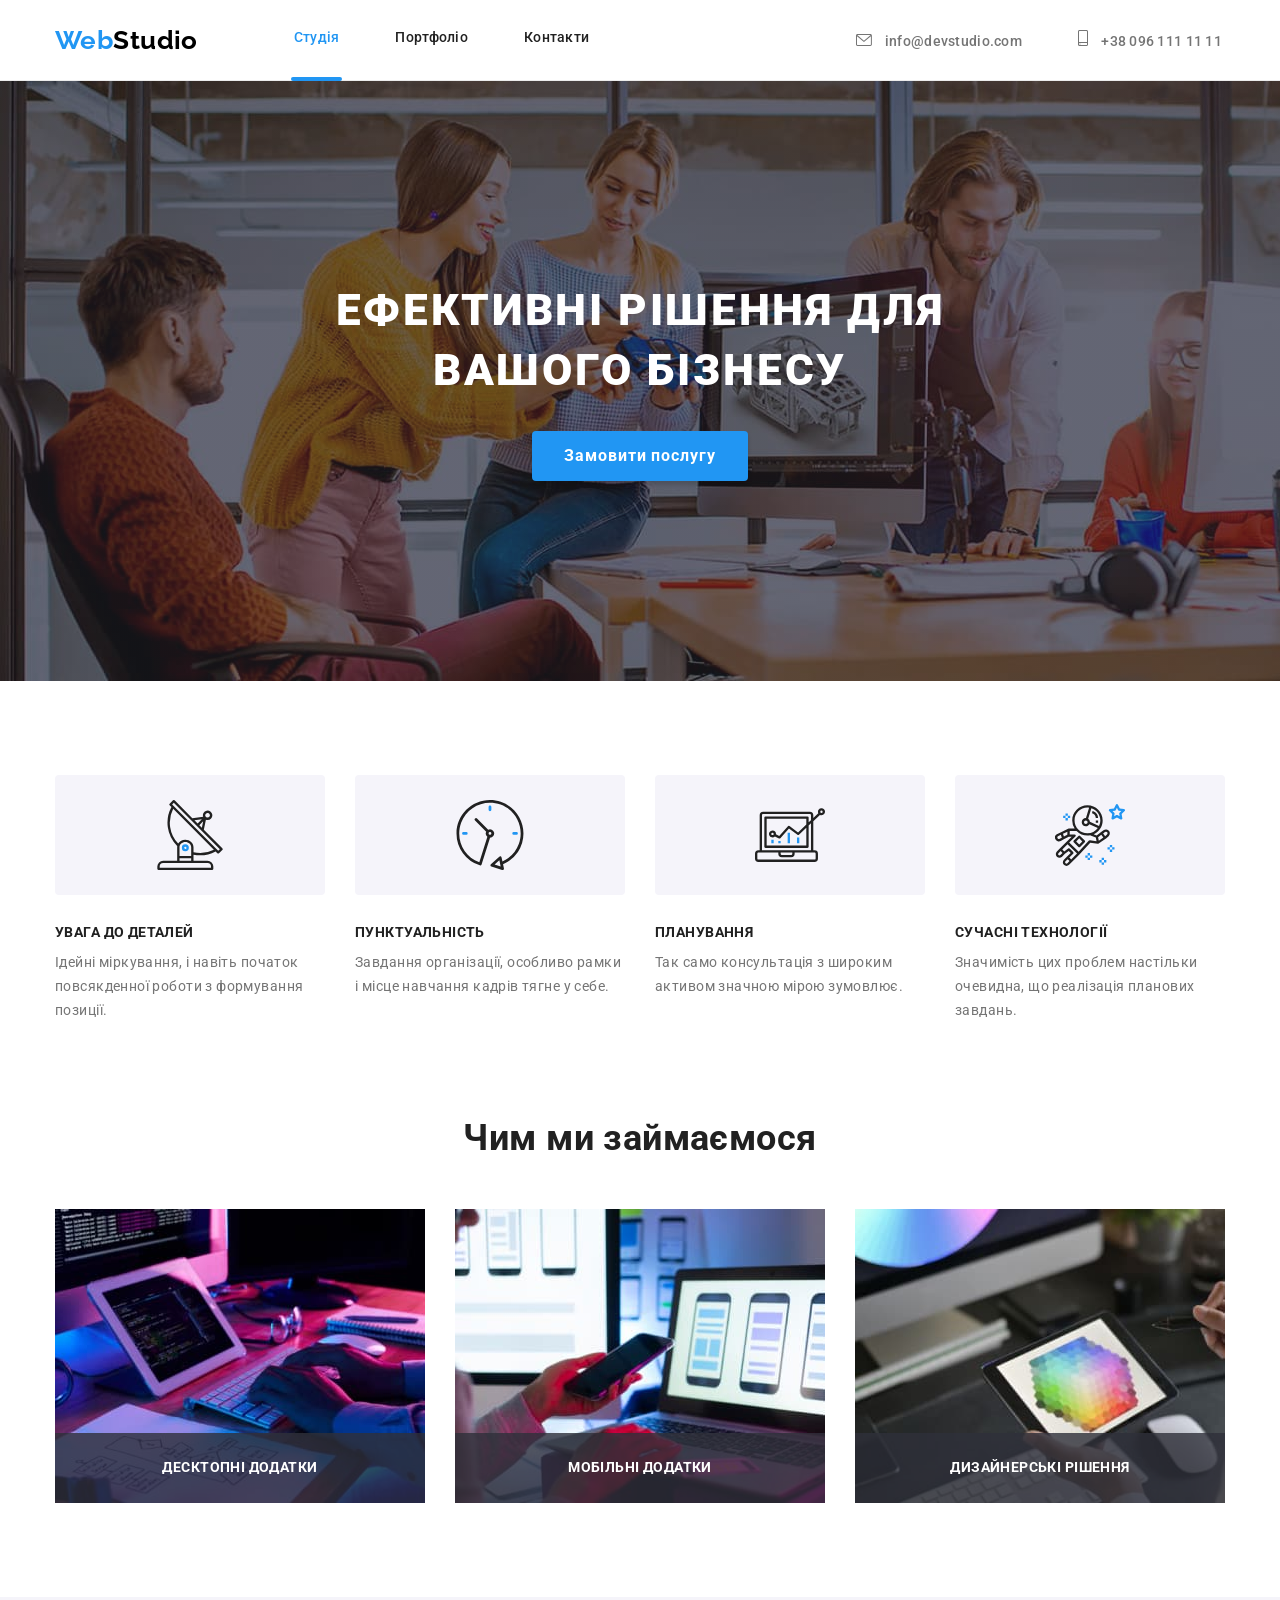
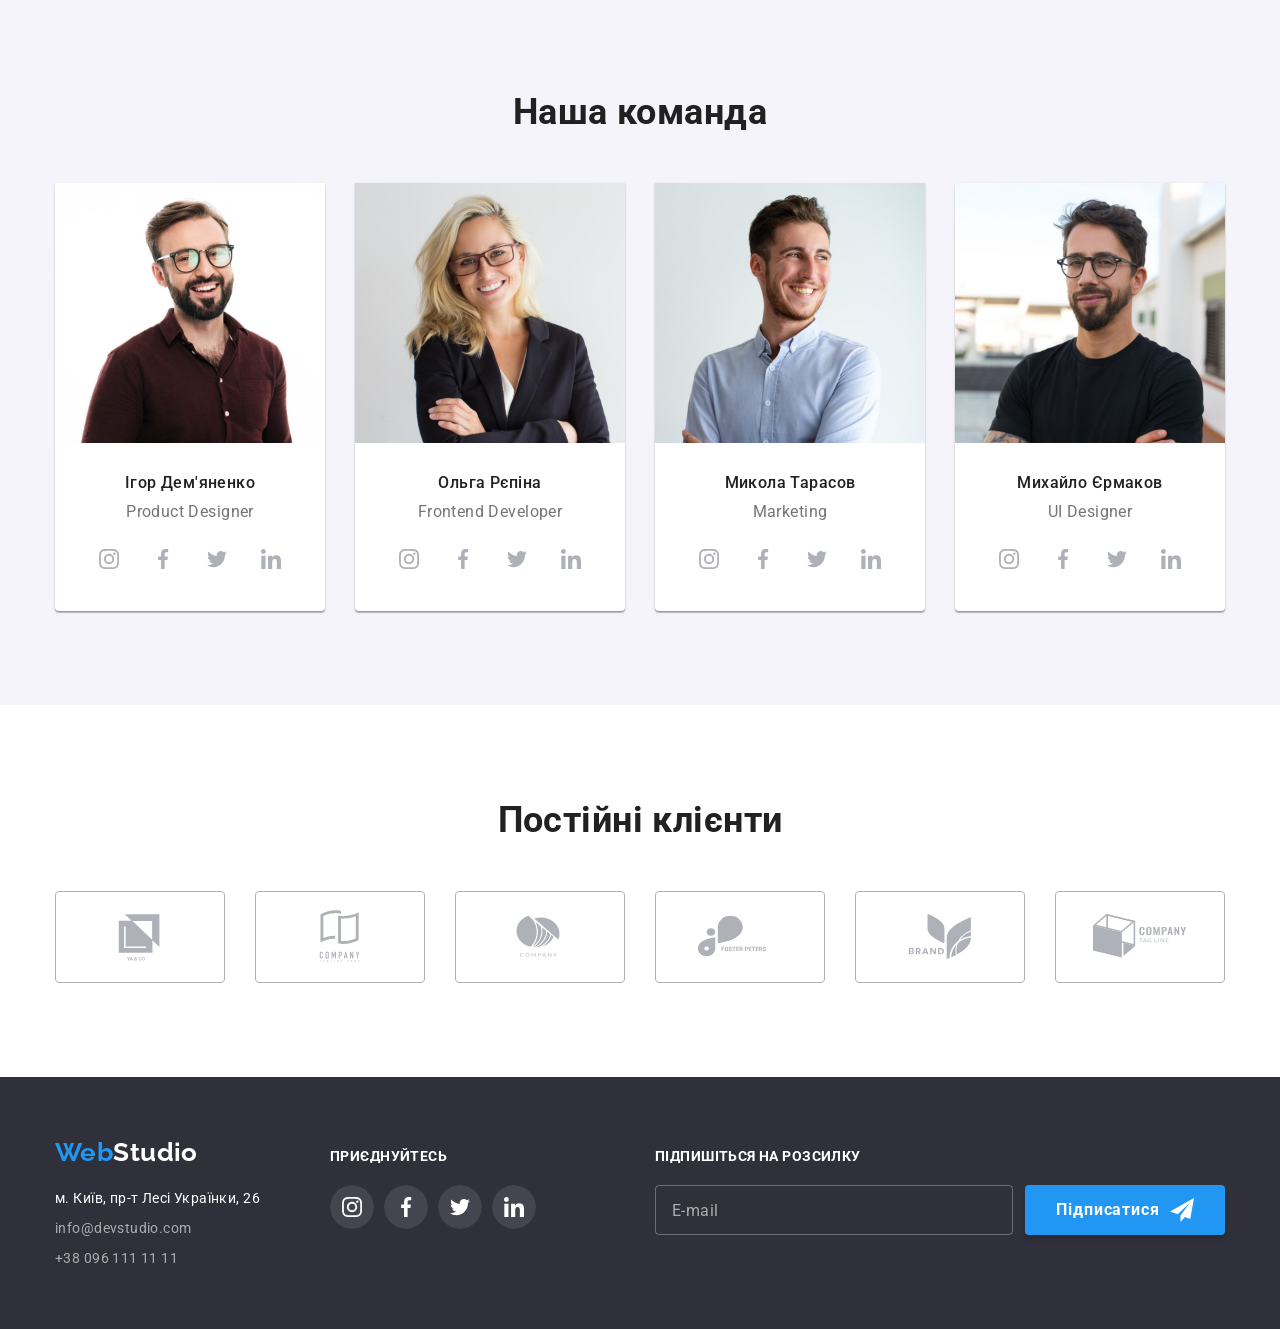
<file: index.html>
<!DOCTYPE html>
<html lang="uk">

<head>
  <meta charset="UTF-8" />
  <meta http-equiv="X-UA-Compatible" content="IE=edge" />
  <meta name="viewport" content="width=device-width, initial-scale=1.0" />
  <link rel="stylesheet" href="https://cdnjs.cloudflare.com/ajax/libs/modern-normalize/1.1.0/modern-normalize.min.css"
    integrity="sha512-wpPYUAdjBVSE4KJnH1VR1HeZfpl1ub8YT/NKx4PuQ5NmX2tKuGu6U/JRp5y+Y8XG2tV+wKQpNHVUX03MfMFn9Q=="
    crossorigin="anonymous" referrerpolicy="no-referrer" />
  <title>Студія</title>
  <link rel="preconnect" href="https://fonts.googleapis.com" />
  <link rel="preconnect" href="https://fonts.gstatic.com" crossorigin />
  <link href="https://fonts.googleapis.com/css2?family=Raleway:wght@700&family=Roboto:wght@400;500;700;900&display=swap"
    rel="stylesheet" />
  <link rel="stylesheet" href="css/style.css" />
</head>

<body>
  <!--header-->
  <header class="page-header">
    <div class="container header-wrapper">
      <nav class="header-nav">
        <a href="./index.html" class="logo logo-primary">
          <span class="accent">Web</span>Studio
        </a>
        <ul class="site-nav list">
          <li class="item">
            <a href="./index.html" class="link current"> Студія </a>
          </li>
          <li class="item">
            <a href="./portfolio.html" class="link"> Портфоліо </a>
          </li>
          <li class="item">
            <a href="#" class="link"> Контакти </a>
          </li>
        </ul>
      </nav>
      <ul class="contacts-list list">
        <li class="item">
          <a href="mailto:info@devstudio.com" class="link">
            <svg class="header-icon" width="16" height="12">
              <use href="./images/icons.svg#icon-envelope"></use>
            </svg>
            info@devstudio.com
          </a>
        </li>
        <li class="item">
          <a href="tel:+380961111111" class="link">
            <svg class="header-icon" width="10" height="16">
              <use href="./images/icons.svg#icon-smartphone"></use>
            </svg>
            +38 096 111 11 11
          </a>
        </li>
      </ul>
    </div>
  </header>
  <!--main-->
  <main>
    <!--hero section-->
    <section class="hero">
      <h1 class="hero-title">Ефективні рішення для вашого бізнесу</h1>
      <button type="button" class="button" data-modal-open>Замовити послугу</button>
    </section>
    <!--features section-->
    <section class="section">
      <div class="container">
        <h2 class="section-title hidden">Особливості</h2>
        <ul class="features-list list">
          <li class="item">
            <div class="icon-thumb">
              <svg class="features-icon" width="70" height="70">
                <use href="./images/icons.svg#icon-antenna"></use>
              </svg>
            </div>
            <h3 class="title">УВАГА ДО ДЕТАЛЕЙ</h3>
            <p class="subtitle">
              Ідейні міркування, і навіть початок повсякденної роботи з формування позиції.
            </p>
          </li>
          <li class="item">
            <div class="icon-thumb">
              <svg class="features-icon" width="70" height="70">
                <use href="./images/icons.svg#icon-clock"></use>
              </svg>
            </div>
            <h3 class="title">ПУНКТУАЛЬНІСТЬ</h3>
            <p class="subtitle">
              Завдання організації, особливо рамки і місце навчання кадрів тягне у себе.
            </p>
          </li>
          <li class="item">
            <div class="icon-thumb">
              <svg class="features-icon" width="70" height="70">
                <use href="./images/icons.svg#icon-diagram"></use>
              </svg>
            </div>
            <h3 class="title">ПЛАНУВАННЯ</h3>
            <p class="subtitle">
              Так само консультація з широким активом значною мірою зумовлює.
            </p>
          </li>
          <li class="item">
            <div class="icon-thumb">
              <svg class="features-icon" width="70" height="70">
                <use href="./images/icons.svg#icon-astronaut"></use>
              </svg>
            </div>
            <h3 class="title">СУЧАСНІ ТЕХНОЛОГІЇ</h3>
            <p class="subtitle">
              Значимість цих проблем настільки очевидна, що реалізація планових завдань.
            </p>
          </li>
        </ul>
      </div>
    </section>
    <!--working section-->
    <section class="section working">
      <div class="container">
        <h2 class="section-title">Чим ми займаємося</h2>
        <ul class="working-list list">
          <li class="item">
            <img class="img" src="./images/img-1.jpg" alt="робота за комп'ютером" width="370" height="294" />
            <h3 class="title">Десктопні додатки</h3>
          </li>
          <li class="item">
            <img class="img" src="./images/img-2.jpg" alt="робота з телефоном та ноутбуком" width="370" height="294" />
            <h3 class="title">Мобільні додатки</h3>
          </li>
          <li class="item">
            <img class="img" src="./images/img-3.jpg" alt="робота на планшеті" width="370" height="294" />
            <h3 class="title">Дизайнерські рішення</h3>
          </li>
        </ul>
      </div>
    </section>
    <!--our team section-->
    <section class="section our-team">
      <div class="container">
        <h2 class="section-title">Наша команда</h2>
        <ul class="team-list list">
          <li class="item">
            <img class="img" src="./images/teamcard-1.jpg" alt="Ігор Дем'яненко" width="270" height="260" />
            <div class="item-name">
              <h3 class="title">Ігор Дем'яненко</h3>
              <p class="subtitle">Product Designer</p>
              <ul class="social-network">
                <li class="icon-item">
                  <a class="link" href="#">
                    <svg class="icon" width="20" height="20">
                      <use href="./images/icons.svg#icon-instagram"></use>
                    </svg>
                  </a>
                </li>
                <li class="icon-item">
                  <a class="link" href="#">
                    <svg class="icon" width="20" height="20">
                      <use href="./images/icons.svg#icon-facebook"></use>
                    </svg>
                  </a>
                </li>
                <li class="icon-item">
                  <a class="link" href="#">
                    <svg class="icon" width="20" height="20">
                      <use href="./images/icons.svg#icon-twitter"></use>
                    </svg>
                  </a>
                </li>
                <li class="icon-item">
                  <a class="link" href="#">
                    <svg class="icon" width="20" height="20">
                      <use href="./images/icons.svg#icon-linkedin"></use>
                    </svg>
                  </a>
                </li>
              </ul>
            </div>
          </li>
          <li class="item">
            <img class="img" src="./images/teamcard-2.jpg" alt="Ольга Рєпіна" width="270" height="260" />
            <div class="item-name">
              <h3 class="title">Ольга Рєпіна</h3>
              <p class="subtitle">Frontend Developer</p>
              <ul class="social-network">
                <li class="icon-item">
                  <a class="link" href="#">
                    <svg class="icon" width="20" height="20">
                      <use href="./images/icons.svg#icon-instagram"></use>
                    </svg>
                  </a>
                </li>
                <li class="icon-item">
                  <a class="link" href="#">
                    <svg class="icon" width="20" height="20">
                      <use href="./images/icons.svg#icon-facebook"></use>
                    </svg>
                  </a>
                </li>
                <li class="icon-item">
                  <a class="link" href="#">
                    <svg class="icon" width="20" height="20">
                      <use href="./images/icons.svg#icon-twitter"></use>
                    </svg>
                  </a>
                </li>
                <li class="icon-item">
                  <a class="link" href="#">
                    <svg class="icon" width="20" height="20">
                      <use href="./images/icons.svg#icon-linkedin"></use>
                    </svg>
                  </a>
                </li>
              </ul>
            </div>
          </li>
          <li class="item">
            <img class="img" src="./images/teamcard-3.jpg" alt="Микола Тарасов" width="270" height="260" />
            <div class="item-name">
              <h3 class="title">Микола Тарасов</h3>
              <p class="subtitle">Marketing</p>
              <ul class="social-network">
                <li class="icon-item">
                  <a class="link" href="#">
                    <svg class="icon" width="20" height="20">
                      <use href="./images/icons.svg#icon-instagram"></use>
                    </svg>
                  </a>
                </li>
                <li class="icon-item">
                  <a class="link" href="#">
                    <svg class="icon" width="20" height="20">
                      <use href="./images/icons.svg#icon-facebook"></use>
                    </svg>
                  </a>
                </li>
                <li class="icon-item">
                  <a class="link" href="#">
                    <svg class="icon" width="20" height="20">
                      <use href="./images/icons.svg#icon-twitter"></use>
                    </svg>
                  </a>
                </li>
                <li class="icon-item">
                  <a class="link" href="#">
                    <svg class="icon" width="20" height="20">
                      <use href="./images/icons.svg#icon-linkedin"></use>
                    </svg>
                  </a>
                </li>
              </ul>
            </div>
          </li>
          <li class="item">
            <img class="img" src="./images/teamcard-4.jpg" alt="Михайло Єрмаков" width="270" height="260" />
            <div class="item-name">
              <h3 class="title">Михайло Єрмаков</h3>
              <p class="subtitle">UI Designer</p>
              <ul class="social-network">
                <li class="icon-item">
                  <a class="link" href="#">
                    <svg class="icon" width="20" height="20">
                      <use href="./images/icons.svg#icon-instagram"></use>
                    </svg>
                  </a>
                </li>
                <li class="icon-item">
                  <a class="link" href="#">
                    <svg class="icon" width="20" height="20">
                      <use href="./images/icons.svg#icon-facebook"></use>
                    </svg>
                  </a>
                </li>
                <li class="icon-item">
                  <a class="link" href="#">
                    <svg class="icon" width="20" height="20">
                      <use href="./images/icons.svg#icon-twitter"></use>
                    </svg>
                  </a>
                </li>
                <li class="icon-item">
                  <a class="link" href="#">
                    <svg class="icon" width="20" height="20">
                      <use href="./images/icons.svg#icon-linkedin"></use>
                    </svg>
                  </a>
                </li>
              </ul>
            </div>
          </li>
        </ul>
      </div>
    </section>
    <!-- our clients section -->
    <section class="section clients">
      <div class="container">
        <h2 class="section-title">Постійні клієнти</h2>
        <ul class="clients-list">
          <li class="item">
            <a class="link" href="#">
              <svg class="icon" width="106" height="60">
                <use href="./images/icons.svg#icon-client01"></use>
              </svg>
            </a>
          </li>
          <li class="item">
            <a class="link" href="#">
              <svg class="icon" width="106" height="60">
                <use href="./images/icons.svg#icon-client02"></use>
              </svg>
            </a>
          </li>
          <li class="item">
            <a class="link" href="#">
              <svg class="icon" width="106" height="60">
                <use href="./images/icons.svg#icon-client03"></use>
              </svg>
            </a>
          </li>
          <li class="item">
            <a class="link" href="#">
              <svg class="icon" width="106" height="60">
                <use href="./images/icons.svg#icon-client04"></use>
              </svg>
            </a>
          </li>
          <li class="item">
            <a class="link" href="#">
              <svg class="icon" width="106" height="60">
                <use href="./images/icons.svg#icon-client05"></use>
              </svg>
            </a>
          </li>
          <li class="item">
            <a class="link" href="#">
              <svg class="icon" width="106" height="60">
                <use href="./images/icons.svg#icon-client06"></use>
              </svg>
            </a>
          </li>
        </ul>
      </div>
    </section>
  </main>
  <!--footer-->
  <footer class="footer">
    <div class="container footer-wrap">
      <div class="address-info">
        <a href="./index.html" class="logo logo-secondary"><span class="accent">Web</span>Studio
        </a>
        <address class="address">м. Київ, пр-т Лесі Українки, 26</address>
        <ul class="footer-list list">
          <li class="item">
            <a href="mailto:info@devstudio.com" class="link"> info@devstudio.com </a>
          </li>
          <li class="item">
            <a href="tel:+380961111111" class="link"> +38 096 111 11 11 </a>
          </li>
        </ul>
      </div>
      <div class="join-in-block">
        <p class="join-in-title">приєднуйтесь</p>
        <ul class="icons-list">
          <li class="item">
            <a class="link" href="#">
              <svg class="icon" width="20" height="20">
                <use href="./images/icons.svg#icon-instagram"></use>
              </svg>
            </a>
          </li>
          <li class="item">
            <a class="link" href="#">
              <svg class="icon" width="20" height="20">
                <use href="./images/icons.svg#icon-facebook"></use>
              </svg>
            </a>
          </li>
          <li class="item">
            <a class="link" href="#">
              <svg class="icon" width="20" height="20">
                <use href="./images/icons.svg#icon-twitter"></use>
              </svg>
            </a>
          </li>
          <li class="item">
            <a class="link" href="#">
              <svg class="icon" width="20" height="20">
                <use href="./images/icons.svg#icon-linkedin"></use>
              </svg>
            </a>
          </li>
        </ul>
      </div>
      <div class="sign-up-block">
        <p class="sign-up-title">Підпишіться на розсилку</p>
        <form class="sign-up-form" action="#">
          <label class="sign-up-label">
            <input class="sign-up-input" type="text" name="sign-up-email" placeholder="E-mail" /></label>
          <button class="sign-up-btn" type="submit">
            <span>Підписатися</span>
            <svg class="sign-up-icon" width="24" height="24">
              <use href="./images/icons.svg#icon-send"></use>
            </svg>
          </button>
        </form>
      </div>
    </div>
  </footer>
  <!-- backdrop -->
  <div class="backdrop is-hidden" data-modal>
    <div class="modal">
      <button class="modal-btn" data-modal-close>
        <svg class="icon" width="32" height="32">
          <use href="./images/icons.svg#icon-close"></use>
        </svg>
      </button>
      <p class="modal-title">Залиште свої дані, ми вам передзвонимо</p>
      <form action="#" class="modal-form">
        <label class="input-label" for="user-name">Ім'я</label>
        <div class="modal-input-wrap">
          <input class="modal-input" type="text" name="user-name" id="user-name" required />
          <svg class="modal-input-icon" width="18" height="18">
            <use href="./images/icons.svg#icon-person"></use>
          </svg>
        </div>
        <label class="input-label" for="user-tel">Телефон</label>
        <div class="modal-input-wrap">
          <input class="modal-input" type="tel" name="user-tel" id="user-tel" required />
          <svg class="modal-input-icon" width="18" height="18">
            <use href="./images/icons.svg#icon-phone"></use>
          </svg>
        </div>
        <label class="input-label" for="user-email">Пошта</label>
        <div class="modal-input-wrap">
          <input class="modal-input" type="email" name="user-email" id="user-email" required />
          <svg class="modal-input-icon" width="18" height="18">
            <use href="./images/icons.svg#icon-email"></use>
          </svg>
        </div>
        <label class="input-label" for="feedback">Коментар</label>
        <textarea class="modal-textarea" name="user-feedback" id="feedback" placeholder="Введіть текст"></textarea>
        <label class="checkbox-label">
          <input type="checkbox" class="form-checkbox" name="form-checkbox">
          <span class="checkbox-icon"></span>
          <span class="checkbox-text">Погоджуюся з розсилкою та приймаю</span>
          <a class="checkbox-link" href="#">Умови договору</a>
        </label>
        <button class="modal-form-btn" type="submit">Відправити</button>
      </form>
    </div>
  </div>
  <!-- modal script -->
  <script src="./js/modal.js"></script>
</body>

</html>
</file>
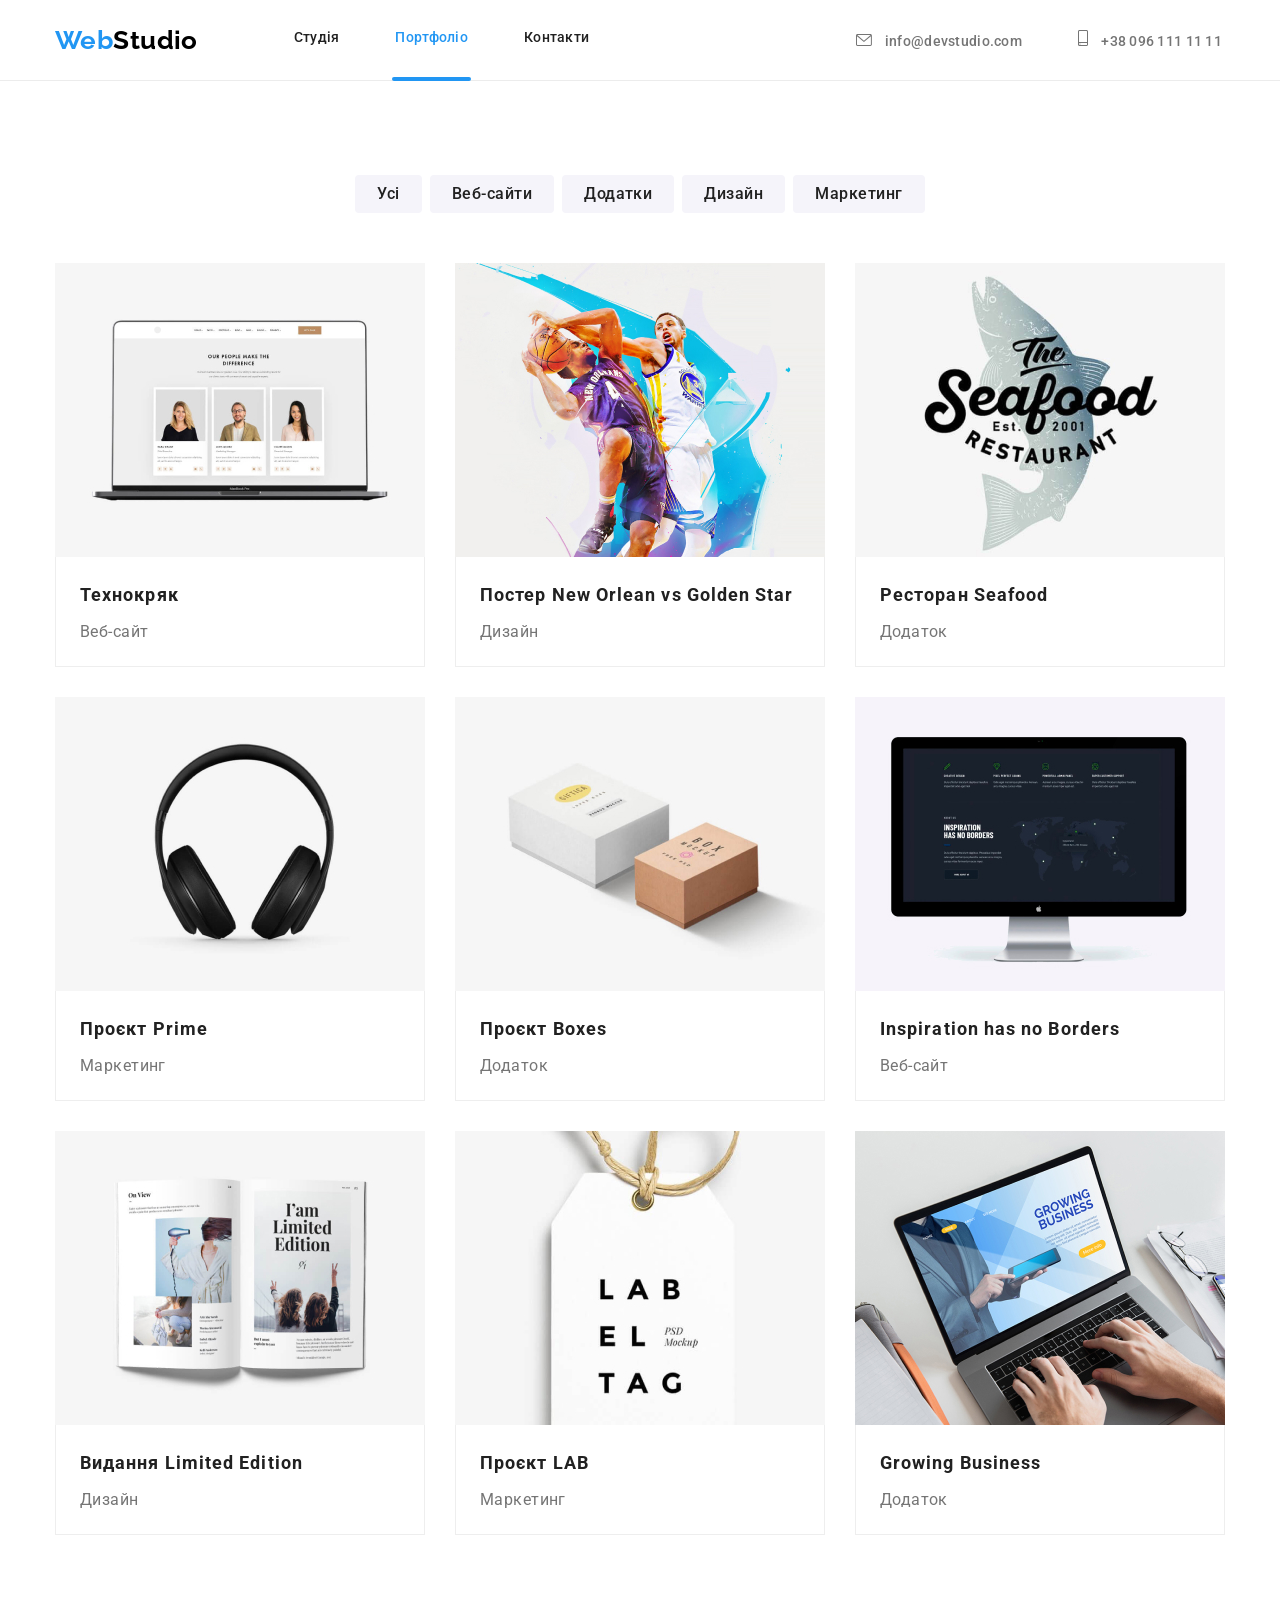
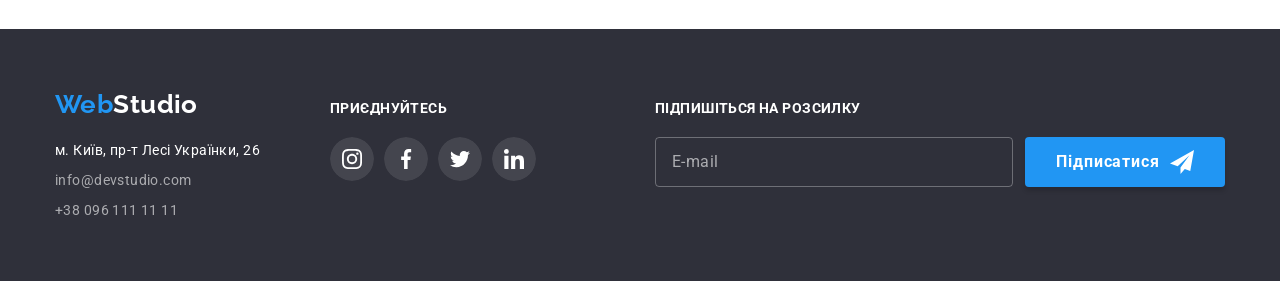
<file: portfolio.html>
<!DOCTYPE html>
<html lang="uk">
  <head>
    <meta charset="UTF-8" />
    <meta http-equiv="X-UA-Compatible" content="IE=edge" />
    <meta name="viewport" content="width=device-width, initial-scale=1.0" />
    <link
      rel="stylesheet"
      href="https://cdnjs.cloudflare.com/ajax/libs/modern-normalize/1.1.0/modern-normalize.min.css"
      integrity="sha512-wpPYUAdjBVSE4KJnH1VR1HeZfpl1ub8YT/NKx4PuQ5NmX2tKuGu6U/JRp5y+Y8XG2tV+wKQpNHVUX03MfMFn9Q=="
      crossorigin="anonymous"
      referrerpolicy="no-referrer"
    />
    <title>Портфоліо</title>
    <link rel="preconnect" href="https://fonts.googleapis.com" />
    <link rel="preconnect" href="https://fonts.gstatic.com" crossorigin />
    <link
      href="https://fonts.googleapis.com/css2?family=Raleway:wght@700&family=Roboto:wght@400;500;700;900&display=swap"
      rel="stylesheet"
    />
    <link rel="stylesheet" href="css/style.css" />
  </head>

  <body>
    <!--header-->
    <header class="page-header">
      <div class="container header-wrapper">
        <nav class="header-nav">
          <a href="./index.html" class="logo logo-primary">
            <span class="accent">Web</span>Studio
          </a>
          <ul class="site-nav list">
            <li class="item">
              <a href="./index.html" class="link"> Студія </a>
            </li>
            <li class="item">
              <a href="./portfolio.html" class="link current"> Портфоліо </a>
            </li>
            <li class="item">
              <a href="#" class="link"> Контакти </a>
            </li>
          </ul>
        </nav>
        <ul class="contacts-list list">
          <li class="item">
            <a href="mailto:info@devstudio.com" class="link">
              <svg class="header-icon" width="16" height="12">
                <use href="./images/icons.svg#icon-envelope"></use>
              </svg>
              info@devstudio.com
            </a>
          </li>
          <li class="item">
            <a href="tel:+380961111111" class="link">
              <svg class="header-icon" width="10" height="16">
                <use href="./images/icons.svg#icon-smartphone"></use>
              </svg>
              +38 096 111 11 11
            </a>
          </li>
        </ul>
      </div>
    </header>
    <!--main-->
    <main>
      <!-- portfolio section -->
      <section class="section portfolio">
        <div class="container">
          <h1 class="portfolio-title hidden">Портфоліо</h1>
          <ul class="portfolio-filter list">
            <li class="item">
              <button type="button" class="radio-btn">Усі</button>
            </li>
            <li class="item">
              <button type="button" class="radio-btn">Веб-сайти</button>
            </li>
            <li class="item">
              <button type="button" class="radio-btn">Додатки</button>
            </li>
            <li class="item">
              <button type="button" class="radio-btn">Дизайн</button>
            </li>
            <li class="item">
              <button type="button" class="radio-btn">Маркетинг</button>
            </li>
          </ul>
          <ul class="portfolio-list list">
            <li class="item">
              <a href="#" class="link">
                <div class="img-thumb">
                  <img
                    class="img"
                    src="./images/portfolio-1.jpg"
                    alt="Монітор з інформаційними картками"
                    width="370"
                    height="294"
                  />
                  <p class="text">
                    Ресурс пропонує комплексні пропозиції з різним рівнем функціоналу та сервісів.
                    Все це дозволить відвідувачу отримати вичерпні відомості про компанію чи
                    приватну особу.
                  </p>
                </div>
                <div class="title-thumb">
                  <h2 class="title">Технокряк</h2>
                  <p class="subtitle">Веб-сайт</p>
                </div>
              </a>
            </li>
            <li class="item">
              <a href="#" class="link">
                <div class="img-thumb">
                  <img
                    class="img"
                    src="./images/portfolio-2.jpg"
                    alt="Постер баскетбольних команд New Orlean vs Golden Star"
                    width="370"
                    height="294"
                  />
                  <p class="text">
                    Ресурс пропонує комплексні пропозиції з різним рівнем функціоналу та сервісів.
                    Все це дозволить відвідувачу отримати вичерпні відомості про компанію чи
                    приватну особу.
                  </p>
                </div>
                <div class="title-thumb">
                  <h2 class="title">Постер New Orlean vs Golden Star</h2>
                  <p class="subtitle">Дизайн</p>
                </div>
              </a>
            </li>
            <li class="item">
              <a href="#" class="link">
                <div class="img-thumb">
                  <img
                    class="img"
                    src="./images/portfolio-3.jpg"
                    alt="Логотип ресторану Seafood"
                    width="370"
                    height="294"
                  />
                  <p class="text">
                    Ресурс пропонує комплексні пропозиції з різним рівнем функціоналу та сервісів.
                    Все це дозволить відвідувачу отримати вичерпні відомості про компанію чи
                    приватну особу.
                  </p>
                </div>
                <div class="title-thumb">
                  <h2 class="title">Ресторан Seafood</h2>
                  <p class="subtitle">Додаток</p>
                </div>
              </a>
            </li>
            <li class="item">
              <a href="#" class="link">
                <div class="img-thumb">
                  <img
                    class="img"
                    src="./images/portfolio-4.jpg"
                    alt="Навушники Prime"
                    width="370"
                    height="294"
                  />
                  <p class="text">
                    Ресурс пропонує комплексні пропозиції з різним рівнем функціоналу та сервісів.
                    Все це дозволить відвідувачу отримати вичерпні відомості про компанію чи
                    приватну особу.
                  </p>
                </div>
                <div class="title-thumb">
                  <h2 class="title">Проєкт Prime</h2>
                  <p class="subtitle">Маркетинг</p>
                </div>
              </a>
            </li>
            <li class="item">
              <a href="#" class="link">
                <div class="img-thumb">
                  <img
                    class="img"
                    src="./images/portfolio-5.jpg"
                    alt="Проєкт Boxes"
                    width="370"
                    height="294"
                  />
                  <p class="text">
                    Ресурс пропонує комплексні пропозиції з різним рівнем функціоналу та сервісів.
                    Все це дозволить відвідувачу отримати вичерпні відомості про компанію чи
                    приватну особу.
                  </p>
                </div>
                <div class="title-thumb">
                  <h2 class="title">Проєкт Boxes</h2>
                  <p class="subtitle">Додаток</p>
                </div>
              </a>
            </li>
            <li class="item">
              <a href="#" class="link">
                <div class="img-thumb">
                  <img
                    class="img"
                    src="./images/portfolio-6.jpg"
                    alt="Монітор із сторінкою веб-сайту"
                    width="370"
                    height="294"
                  />
                  <p class="text">
                    Ресурс пропонує комплексні пропозиції з різним рівнем функціоналу та сервісів.
                    Все це дозволить відвідувачу отримати вичерпні відомості про компанію чи
                    приватну особу.
                  </p>
                </div>
                <div class="title-thumb">
                  <h2 class="title">Inspiration has no Borders</h2>
                  <p class="subtitle">Веб-сайт</p>
                </div>
              </a>
            </li>
            <li class="item">
              <a href="#" class="link">
                <div class="img-thumb">
                  <img
                    class="img"
                    src="./images/portfolio-7.jpg"
                    alt="Видання Limited Edition"
                    width="370"
                    height="294"
                  />
                  <p class="text">
                    Ресурс пропонує комплексні пропозиції з різним рівнем функціоналу та сервісів.
                    Все це дозволить відвідувачу отримати вичерпні відомості про компанію чи
                    приватну особу.
                  </p>
                </div>
                <div class="title-thumb">
                  <h2 class="title">Видання Limited Edition</h2>
                  <p class="subtitle">Дизайн</p>
                </div>
              </a>
            </li>
            <li class="item">
              <a href="#" class="link">
                <div class="img-thumb">
                  <img
                    class="img"
                    src="./images/portfolio-8.jpg"
                    alt="Проєкт LAB"
                    width="370"
                    height="294"
                  />
                  <p class="text">
                    Ресурс пропонує комплексні пропозиції з різним рівнем функціоналу та сервісів.
                    Все це дозволить відвідувачу отримати вичерпні відомості про компанію чи
                    приватну особу.
                  </p>
                </div>
                <div class="title-thumb">
                  <h2 class="title">Проєкт LAB</h2>
                  <p class="subtitle">Маркетинг</p>
                </div>
              </a>
            </li>
            <li class="item">
              <a href="#" class="link">
                <div class="img-thumb">
                  <img
                    class="img"
                    src="./images/portfolio-9.jpg"
                    alt="Монітор із додатком Growing Business"
                    width="370"
                    height="294"
                  />
                  <p class="text">
                    Ресурс пропонує комплексні пропозиції з різним рівнем функціоналу та сервісів.
                    Все це дозволить відвідувачу отримати вичерпні відомості про компанію чи
                    приватну особу.
                  </p>
                </div>
                <div class="title-thumb">
                  <h2 class="title">Growing Business</h2>
                  <p class="subtitle">Додаток</p>
                </div>
              </a>
            </li>
          </ul>
        </div>
      </section>
    </main>
    <!--footer-->
    <footer class="footer">
      <div class="container footer-wrap">
        <div class="address-info">
          <a href="./index.html" class="logo logo-secondary"
            ><span class="accent">Web</span>Studio
          </a>
          <address class="address">м. Київ, пр-т Лесі Українки, 26</address>
          <ul class="footer-list list">
            <li class="item">
              <a href="mailto:info@devstudio.com" class="link"> info@devstudio.com </a>
            </li>
            <li class="item">
              <a href="tel:+380961111111" class="link"> +38 096 111 11 11 </a>
            </li>
          </ul>
        </div>
        <div class="join-in-block">
          <p class="join-in-title">приєднуйтесь</p>
          <ul class="icons-list">
            <li class="item">
              <a class="link" href="#">
                <svg class="icon" width="20" height="20">
                  <use href="./images/icons.svg#icon-instagram"></use>
                </svg>
              </a>
            </li>
            <li class="item">
              <a class="link" href="#">
                <svg class="icon" width="20" height="20">
                  <use href="./images/icons.svg#icon-facebook"></use>
                </svg>
              </a>
            </li>
            <li class="item">
              <a class="link" href="#">
                <svg class="icon" width="20" height="20">
                  <use href="./images/icons.svg#icon-twitter"></use>
                </svg>
              </a>
            </li>
            <li class="item">
              <a class="link" href="#">
                <svg class="icon" width="20" height="20">
                  <use href="./images/icons.svg#icon-linkedin"></use>
                </svg>
              </a>
            </li>
          </ul>
        </div>
        <div class="sign-up-block">
          <p class="sign-up-title">Підпишіться на розсилку</p>
          <form class="sign-up-form" action="#">
            <label class="sign-up-label">
              <input class="sign-up-input" type="text" name="sign-up-email" placeholder="E-mail"
            /></label>
            <button class="sign-up-btn" type="submit">
              <span>Підписатися</span>
              <svg class="sign-up-icon" width="24" height="24">
                <use href="./images/icons.svg#icon-send"></use>
              </svg>
            </button>
          </form>
        </div>
      </div>
    </footer>
  </body>
</html>
</file>
<file: css/style.css>
/* --------------------------------------------general styles */
:root {
  --primary-text-color: #757575;
  --secondary-text-color: #212121;
  --logo-text-color: #000000;
  --accent-text-color: #2196f3;
  --white-color: #ffffff;
  --primary-background-color: #2f303a;
  --secondary-background-color: #f5f4fa;
  --address-link-color: rgba(255, 255, 255, 0.6);
  --border-line-color: #ececec;
  --border-item-color: #eeeeee;
  --bg-color: #c4c4c4;
  --icon-color: #afb1b8;
}

body {
  font-family: 'Roboto', sans-serif;
  font-size: 14px;
  letter-spacing: 0.03em;

  color: var(--primary-text-color);
  background-color: var(--white-color);
}

h1,
h2,
h3,
h4,
h5,
h6,
p,
ul {
  margin: 0;
  padding: 0;
}

/* --------------------------------------------utilities */

.container {
  width: 1200px;
  padding: 0 15px;
  margin: 0 auto;
}

.section {
  padding: 94px 0;
}

.section-title {
  color: var(--secondary-text-color);

  font-size: 36px;
  line-height: 1.17;
  text-align: center;
}

.link {
  text-decoration: none;
}

.list {
  list-style: none;
}

.hidden {
  position: absolute;
  clip: rect(0 0 0 0);
  width: 1px;
  height: 1px;
  margin: -1px;
}

/* --------------------------------------------logo */

.logo {
  font-family: 'Raleway', sans-serif;
  font-weight: 700;
  font-size: 26px;
  line-height: 1.19;
  text-decoration: none;
}

.logo .accent {
  color: var(--accent-text-color);
}

.logo-primary {
  margin-right: 93px;

  color: var(--logo-text-color);
}

.logo-secondary {
  display: inline-block;
  margin-bottom: 20px;

  color: var(--white-color);
}

/* --------------------------------------------header */

.page-header {
  border-bottom: 1px solid var(--border-line-color);
}

.page-header .link {
  display: block;
  padding: 30px 3px;
  height: 100%;
}

.header-wrapper {
  display: flex;
  justify-content: space-between;
}

.header-nav {
  display: flex;
}

.header-nav .logo {
  align-self: center;
}

.site-nav {
  display: flex;
}

.site-nav .item:not(:last-child) {
  margin-right: 50px;
}

.site-nav .link {
  font-weight: 500;
  line-height: 1.14;
  letter-spacing: 0.02em;

  color: var(--secondary-text-color);

  transition: color 250ms cubic-bezier(0.4, 0, 0.2, 1);
}

.site-nav .link:hover,
.site-nav .link:focus {
  color: var(--accent-text-color);
}

.site-nav .current {
  position: relative;
  color: var(--accent-text-color);
}

.site-nav .current::after {
  content: '';
  position: absolute;
  left: 0;
  bottom: -1px;

  width: 100%;
  height: 4px;
  border-radius: 2px;
  background-color: var(--accent-text-color);
}

.contacts-list {
  display: flex;
  align-items: baseline;
}

.contacts-list .item:not(:first-child) {
  margin-left: 50px;
}

.contacts-list .link {
  font-weight: 500;
  line-height: 1.14;
  letter-spacing: 0.02em;

  color: var(--primary-text-color);
}

.contacts-list .link:hover,
.contacts-list .link:focus {
  color: var(--accent-text-color);
}

.contacts-list .header-icon {
  margin-right: 10px;
  fill: currentColor;
}

/* --------------------------------------------hero section */

.hero {
  padding: 200px 0;
  max-width: 1600px;
  height: 600px;
  margin-left: auto;
  margin-right: auto;

  background-color: var(--bg-color);
  background-image: linear-gradient(to right, rgba(47, 48, 58, 0.4), rgba(47, 48, 58, 0.4)),
    url(../images/hero.jpg);
}

.hero-title {
  max-width: 696px;
  margin-bottom: 30px;
  margin-left: auto;
  margin-right: auto;

  font-weight: 900;
  font-size: 44px;
  line-height: 1.36;
  text-align: center;
  letter-spacing: 0.06em;
  text-transform: uppercase;

  color: var(--white-color);
}

.button {
  display: block;
  margin: 0 auto;
  padding: 10px 32px;
  box-shadow: 0px 4px 4px rgba(0, 0, 0, 0.15);
  border-radius: 4px;
  border: none;
  cursor: pointer;

  font-family: 'Roboto', sans-serif;
  font-weight: 700;
  font-size: 16px;
  line-height: 1.88;
  letter-spacing: 0.06em;

  color: var(--white-color);
  background-color: var(--accent-text-color);
}

/* --------------------------------------------features section */

.features-list {
  display: flex;
  gap: 30px;
}

.icon-thumb {
  height: 120px;
  margin-bottom: 30px;
  border-radius: 4px;
  display: flex;
  justify-content: center;
  align-items: center;

  background: var(--secondary-background-color);
}

.features-list .item {
  width: calc((100% - 90px) / 4);
}

.features-list .title {
  margin-bottom: 10px;

  font-weight: 700;
  font-size: 14px;
  line-height: 1.14;
  text-transform: uppercase;

  color: var(--secondary-text-color);
}

.features-list .subtitle {
  line-height: 1.71;
}

/* --------------------------------------------working section */

.working {
  padding-top: 0;
}

.working .section-title {
  margin-bottom: 50px;
}

.working-list {
  display: flex;
  justify-content: space-between;
}

.working-list .img {
  display: block;
}

.working .item {
  position: relative;
}

.working .title {
  position: absolute;
  left: 0;
  bottom: 0;
  width: 100%;

  padding-top: 27px;
  padding-bottom: 27px;
  background: rgba(47, 48, 58, 0.8);

  font-size: 14px;
  line-height: 1.14;
  text-align: center;
  letter-spacing: 0.03em;
  text-transform: uppercase;

  color: var(--white-color);
}

/* --------------------------------------------our team */

.our-team {
  background-color: var(--secondary-background-color);
}

.our-team .section-title {
  margin-bottom: 50px;
}

.team-list {
  display: flex;
  gap: 30px;
}

.team-list .item {
  width: calc((100% - 90px) / 4);
  border-radius: 0px 0px 4px 4px;

  background: var(--white-color);
  box-shadow: 0px 1px 3px rgba(0, 0, 0, 0.12), 0px 1px 1px rgba(0, 0, 0, 0.14),
    0px 2px 1px rgba(0, 0, 0, 0.2);
}

.team-list .img {
  display: block;
}

.team-list .item-name {
  padding: 30px 32px;
}

.team-list .title {
  margin-bottom: 10px;

  font-weight: 500;
  font-size: 16px;
  line-height: 1.19;
  text-align: center;

  color: var(--secondary-text-color);
}

.team-list .subtitle {
  margin-bottom: 16px;

  font-size: 16px;
  line-height: 1.19;
  text-align: center;
}

.social-network {
  display: flex;
  gap: 10px;
  list-style: none;
  color: var(--icon-color);
}

.social-network .icon-item {
  width: 44px;
  height: 44px;
}

.social-network .link {
  display: flex;
  justify-content: center;
  align-items: center;
  width: 100%;
  height: 100%;
  border-radius: 50%;

  color: var(--icon-color);

  transition: background-color 250ms cubic-bezier(0.4, 0, 0.2, 1),
    color 250ms cubic-bezier(0.4, 0, 0.2, 1);
}

.social-network .link:hover,
.social-network .link:focus {
  border-radius: 50%;

  background-color: var(--accent-text-color);
  color: var(--white-color);
}

.social-network .icon {
  fill: currentColor;
}

/* --------------------------------------------clients */

.clients .section-title {
  margin-bottom: 50px;
}

.clients .clients-list {
  display: flex;
  gap: 30px;
  list-style: none;
}

.clients-list .item {
  width: calc((100% - 150px) / 6);
  height: 92px;
}

.clients-list .link {
  display: flex;
  justify-content: center;
  align-items: center;
  height: 100%;
  width: 100%;

  border: 1px solid var(--icon-color);
  border-radius: 4px;

  color: var(--icon-color);

  transition: color 250ms cubic-bezier(0.4, 0, 0.2, 1), border 250ms cubic-bezier(0.4, 0, 0.2, 1);
}

/* 
transition: color 250ms cubic-bezier(0.4, 0, 0.2, 1), border-color 5000ms cubic-bezier(0.4, 0, 0.2, 1);

border-width: 1px;
  border-style: solid;
  border-color: var(--icon-color); 
  
  /* border-width: 1px;
  border-style: solid;
  border-color: var(--accent-text-color); */

.clients-list .link:hover,
.clients-list .link:focus {
  border: 1px solid var(--accent-text-color);

  color: var(--accent-text-color);
}

.clients-list .icon {
  fill: currentColor;
}

/* --------------------------------------------footer */

.footer {
  padding: 60px 0;

  background-color: var(--primary-background-color);
}

.footer-wrap {
  display: flex;
  justify-content: start;
  align-items: baseline;
}

.address-info {
  margin-right: 70px;
}

.address {
  margin-bottom: 9px;

  font-style: normal;
  line-height: 1.5;

  color: var(--white-color);
}

.footer-list .item:not(:last-child) {
  margin-bottom: 9px;
}

.footer-list .link {
  line-height: 1.5;

  color: var(--address-link-color);

  transition: color 250ms cubic-bezier(0.4, 0, 0.2, 1);
}

.footer-list .link:hover,
.footer-list .link:focus {
  color: var(--accent-text-color);
}

.join-in-block {
  padding-top: 12px;
  margin-right: auto;
}

.join-in-title {
  margin-bottom: 20px;

  font-weight: 700;
  line-height: 1.14;
  text-transform: uppercase;

  color: var(--white-color);
}

.icons-list {
  list-style: none;
  display: flex;
}

.icons-list .item:not(:last-child) {
  margin-right: 10px;
}

.icons-list .item {
  width: 44px;
  height: 44px;
  border-radius: 50%;
  overflow: hidden;
}

.icons-list .link {
  display: flex;
  justify-content: center;
  align-items: center;
  width: 100%;
  height: 100%;
  border-radius: 50%;

  background: rgba(255, 255, 255, 0.1);
  color: var(--white-color);

  transition: background-color 250ms cubic-bezier(0.4, 0, 0.2, 1);
}

.icons-list .link:hover,
.icons-list .link:focus {
  background-color: var(--accent-text-color);
}

.icons-list .icon {
  fill: currentColor;
}

.sign-up-title {
  margin-bottom: 20px;

  font-weight: 700;
  line-height: 1.14;
  letter-spacing: 0.03em;
  text-transform: uppercase;

  color: var(--white-color);
}

.sign-up-block {}

.sign-up-form {
  display: flex;
  gap: 12px;
}

.sign-up-input {
  transition: border 250ms cubic-bezier(0.4, 0, 0.2, 1);

  width: 358px;
  height: 50px;
  padding: 15px 16px;
  border: 1px solid rgba(255, 255, 255, 0.3);
  border-radius: 4px;
  outline: transparent;

  font-size: 16px;
  line-height: 1.25;
  letter-spacing: 0.03em;

  color: rgba(255, 255, 255, 0.6);
  background-color: transparent;
}

.sign-up-input:hover,
.sign-up-input:focus {
  border: 1px solid var(--accent-text-color);
}

.sign-up-input::placeholder {
  font-size: 16px;
  line-height: 1.25;
  letter-spacing: 0.03em;

  color: rgba(255, 255, 255, 0.6);
}

.sign-up-btn {
  width: 200px;
  height: 50px;
  display: flex;
  justify-content: center;
  align-items: center;
  border: none;
  background: var(--accent-text-color);
  box-shadow: 0px 4px 4px rgba(0, 0, 0, 0.15);
  border-radius: 4px;
  cursor: pointer;

  font-weight: 700;
  font-size: 16px;
  line-height: 1.875;
  text-align: center;
  letter-spacing: 0.06em;

  color: var(--white-color);
}

.sign-up-btn span {
  margin-right: 10px;
}

.sign-up-icon {
  fill: currentColor;
}

/* --------------------------------------------portfolio */

.portfolio-filter .radio-btn {
  border: none;
  border-radius: 4px;
  padding: 6px 22px;
  box-shadow: none;

  font-family: 'Roboto', sans-serif;
  font-weight: 500;
  font-size: 16px;
  line-height: 1.625;
  letter-spacing: 0.03em;
  text-align: center;

  color: var(--secondary-text-color);
  background-color: var(--secondary-background-color);

  transition: background-color 250ms cubic-bezier(0.4, 0, 0.2, 1),
    color 250ms cubic-bezier(0.4, 0, 0.2, 1), box-shadow 250ms cubic-bezier(0.4, 0, 0.2, 1);
}

.portfolio-filter {
  display: flex;
  justify-content: center;
  margin-bottom: 50px;
}

.portfolio-filter .radio-btn:hover,
.portfolio-filter .radio-btn:focus {
  box-shadow: 0px 3px 1px rgba(0, 0, 0, 0.1), 0px 1px 2px rgba(0, 0, 0, 0.08),
    0px 2px 2px rgba(0, 0, 0, 0.12);

  color: var(--white-color);
  background-color: var(--accent-text-color);
}

.portfolio-filter .item:not(:last-child) {
  margin-right: 8px;
}

.portfolio-list {
  display: flex;
  flex-wrap: wrap;
  gap: 30px;
}

.portfolio-list .item {
  transition: box-shadow 250ms cubic-bezier(0.4, 0, 0.2, 1);
  box-shadow: none;

  width: calc((100% - 60px) / 3);
}

.portfolio-list .item:hover,
.portfolio-list .item:focus {
  box-shadow: 0px 1px 1px rgba(0, 0, 0, 0.12), 0px 4px 4px rgba(0, 0, 0, 0.06),
    1px 4px 6px rgba(0, 0, 0, 0.16);
}

.portfolio-list .img {
  display: block;
}

.portfolio-list .img-thumb {
  position: relative;
  overflow: hidden;
}

.portfolio-list .text {
  position: absolute;
  top: 50%;
  left: 50%;
  display: flex;
  z-index: 100;
  opacity: 0;
  overflow: auto;

  width: 100%;
  height: 100%;
  padding: 63px 24px;

  font-size: 18px;
  line-height: 1.56;
  letter-spacing: 0.03em;

  color: var(--white-color);
  background: rgba(33, 150, 243, 0.9);

  transform: translate(-50%, 50%);
  transition: opacity 250ms cubic-bezier(0.4, 0, 0.2, 1),
    transform 250ms cubic-bezier(0.4, 0, 0.2, 1);
}

.portfolio-list .item:hover .text,
.portfolio-list .item:focus .text {
  opacity: 1;
  transform: translate(-50%, -50%);
}

.portfolio-list .title-thumb {
  padding: 20px 24px 19px 24px;
  border-left: 1px solid var(--border-item-color);
  border-right: 1px solid var(--border-item-color);
  border-bottom: 1px solid var(--border-item-color);
}

.portfolio-list .title {
  margin-bottom: 4px;

  font-size: 18px;
  line-height: 2;
  letter-spacing: 0.06em;

  color: var(--secondary-text-color);
}

.portfolio-list .subtitle {
  font-size: 16px;
  line-height: 1.875;

  color: var(--primary-text-color);
}

/* -------------------------------------------------backdrop */

.backdrop {
  position: fixed;
  top: 0;
  left: 0;
  width: 100%;
  height: 100%;
  background: rgba(0, 0, 0, 0.2);

  opacity: 1;

  transition: opacity 250ms cubic-bezier(0.4, 0, 0.2, 1),
    visibility 250ms cubic-bezier(0.4, 0, 0.2, 1);
}

.backdrop.is-hidden {
  opacity: 0;
  visibility: hidden;
  pointer-events: none;
}

.backdrop.is-hidden .modal {
  transform: translate(-50%, -50%) scale(0.5);
}

.backdrop .modal {
  padding: 40px;
  position: absolute;
  top: 50%;
  left: 50%;
  min-height: 581px;
  min-width: 528px;
  box-shadow: 0px 1px 3px rgba(0, 0, 0, 0.12), 0px 1px 1px rgba(0, 0, 0, 0.14),
    0px 2px 1px rgba(0, 0, 0, 0.2);
  border-radius: 4px;

  background-color: var(--white-color);

  transform: translate(-50%, -50%) scale(1);
  transition: transform 250ms cubic-bezier(0.4, 0, 0.2, 1);
}

.modal-btn {
  transition: color 250ms cubic-bezier(0.4, 0, 0.2, 1);

  position: absolute;
  top: 8px;
  right: 8px;

  border: none;
  background-color: transparent;
  cursor: pointer;

  color: var(--logo-text-color);
}

.modal-btn:hover,
.modal-btn :focus {
  color: var(--accent-text-color);
}

.modal-btn .icon {
  fill: currentColor;
}

.modal-title {
  margin-bottom: 12px;

  font-weight: 700;
  font-size: 20px;
  line-height: 1.15;
  text-align: center;
  letter-spacing: 0.03em;

  color: var(--secondary-text-color);
}

.modal-form {}

.input-label {
  display: block;
  margin-bottom: 4px;

  font-size: 12px;
  line-height: 1.17;
  letter-spacing: 0.01em;

  color: var(--primary-text-color);
}

.modal-input-wrap {
  position: relative;
  margin-bottom: 10px;
}

.modal-input {
  transition: border 250ms cubic-bezier(0.4, 0, 0.2, 1);

  width: 100%;
  padding: 11px 11px 11px 42px;
  border: 1px solid rgba(33, 33, 33, 0.2);
  border-radius: 4px;
  outline: transparent;

  color: var(--secondary-text-color);
  background-color: transparent;
}

.modal-input-icon {
  transition: fill 250ms cubic-bezier(0.4, 0, 0.2, 1);
  position: absolute;
  left: 12px;
  bottom: 12px;

  fill: var(--secondary-text-color);
}

.modal-input:hover,
.modal-input:focus {
  border: 1px solid var(--accent-text-color);
}

.modal-input:hover+.modal-input-icon,
.modal-input:focus+.modal-input-icon {
  fill: var(--accent-text-color);
}

.input-label {}

.modal-textarea {
  transition: border 250ms cubic-bezier(0.4, 0, 0.2, 1);

  margin-bottom: 20px;
  padding: 12px 16px;
  width: 100%;
  height: 120px;
  border: 1px solid rgba(33, 33, 33, 0.2);
  border-radius: 4px;
  resize: none;
  outline: transparent;

  color: var(--secondary-text-color);
  background-color: transparent;
}

.modal-textarea:hover,
.modal-textarea:focus {
  border: 1px solid var(--accent-text-color);
}

.modal-textarea::placeholder {
  font-size: 12px;
  line-height: 1.17;
  letter-spacing: 0.01em;

  color: rgba(117, 117, 117, 0.5);
}

.modal-form-btn {
  margin-left: auto;
  margin-right: auto;
  box-shadow: 0px 4px 4px rgba(0, 0, 0, 0.15);
  border: none;
  border-radius: 4px;
  width: 200px;
  height: 50px;
  font-weight: 700;
  font-size: 16px;
  line-height: 1.875;
  display: flex;
  align-items: center;
  justify-content: center;
  cursor: pointer;

  text-align: center;
  letter-spacing: 0.06em;

  color: var(--white-color);
  background-color: var(--accent-text-color);
}

.checkbox-label {
  display: flex;
  align-items: center;
  gap: 7px;
  margin-bottom: 30px;
  padding-left: 12px;
}

.form-checkbox {
  position: absolute;
  width: 1px;
  height: 1px;
  margin: -1px;
  border: 0;
  padding: 0;
  clip: rect(0 0 0 0);
  overflow: hidden;
}

.checkbox-icon {
  transition: border 250ms cubic-bezier(0.4, 0, 0.2, 1), background-color 250ms cubic-bezier(0.4, 0, 0.2, 1);

  display: inline-block;
  width: 16px;
  height: 15px;

  border: 2px solid var(--secondary-text-color);
  border-radius: 2px;

  background-color: transparent;
}

.form-checkbox:focus+.checkbox-icon {
  border: 2px solid var(--accent-text-color);
}

.form-checkbox:checked+.checkbox-icon {
  border-color: transparent;
  background-color: var(--accent-text-color);
  background-image: url('../images/check.svg');
  background-repeat: no-repeat;
  background-origin: border-box;
  background-position: center;
}

.checkbox-text {
  line-height: 1.71;
  letter-spacing: 0.03em;

  color: var(--primary-text-color);
}

.checkbox-link {
  line-height: 1.71;
  letter-spacing: 0.03em;
  text-decoration-line: underline;

  color: var(--accent-text-color);
}
</file>
